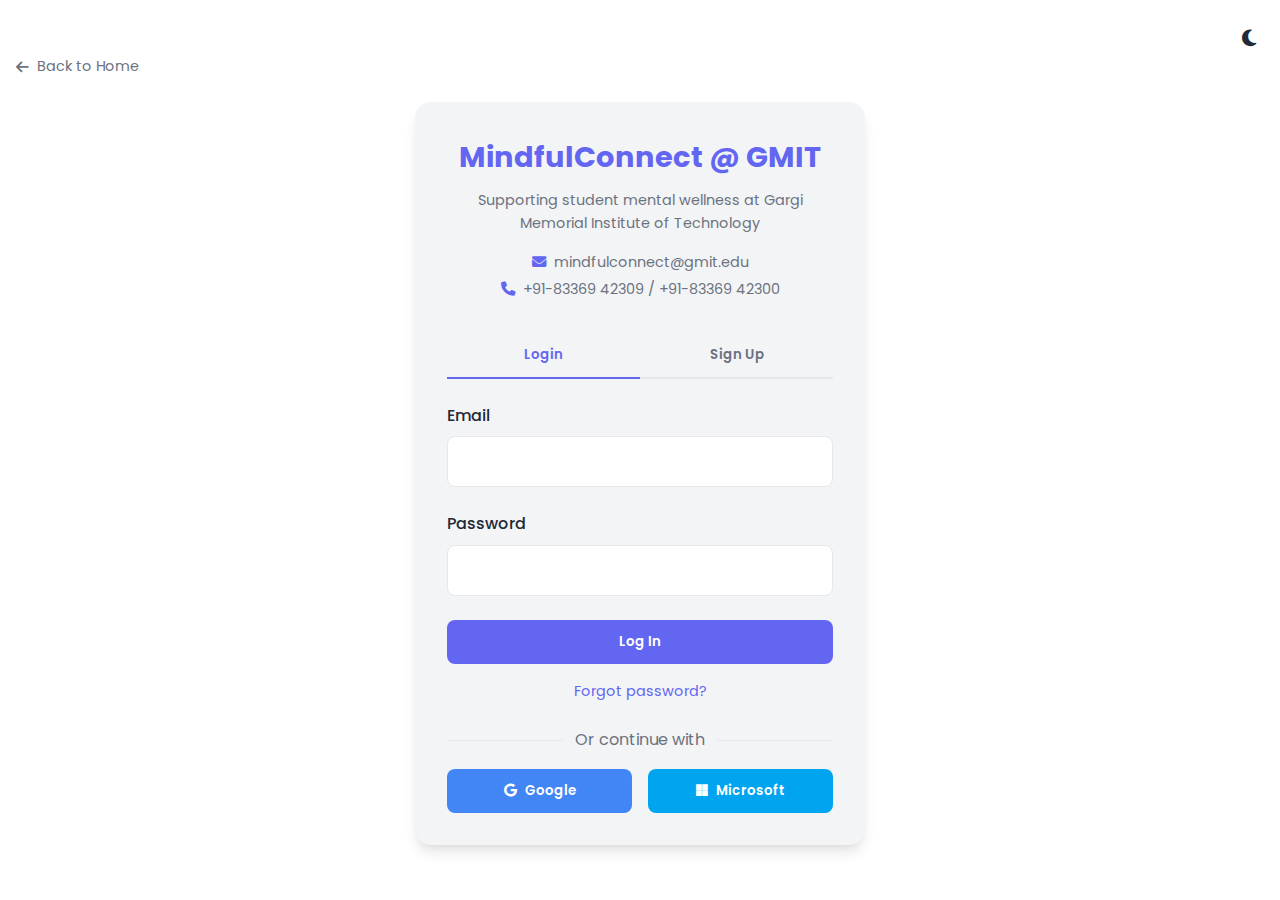
<file: auth.html>
<!DOCTYPE html>
<html lang="en">
<head>
  <meta charset="UTF-8">
  <meta name="viewport" content="width=device-width, initial-scale=1.0">
  <title>MindfulConnect @ GMIT - Login/Signup</title>
  <link rel="stylesheet" href="styles.css">
  <link rel="stylesheet" href="auth-styles.css">
  <link rel="stylesheet" href="https://cdnjs.cloudflare.com/ajax/libs/font-awesome/6.4.0/css/all.min.css">
  <link href="https://fonts.googleapis.com/css2?family=Poppins:wght@300;400;500;600;700&display=swap" rel="stylesheet">
</head>
<body>
  <div class="animated-background">
    <div class="gradient-sphere"></div>
    <div class="gradient-sphere"></div>
    <div class="gradient-sphere"></div>
  </div>

  <div class="auth-container">
    <a href="index.html" class="back-to-home">
      <i class="fas fa-arrow-left"></i> Back to Home
    </a>
    
    <div class="auth-box">
      <div class="auth-header">
        <h1>MindfulConnect @ GMIT</h1>
        <p>Supporting student mental wellness at Gargi Memorial Institute of Technology</p>
        <div class="contact-info">
          <p><i class="fas fa-envelope"></i> mindfulconnect@gmit.edu</p>
          <p><i class="fas fa-phone"></i> +91-83369 42309 / +91-83369 42300</p>
        </div>
      </div>
      
      <div class="auth-tabs">
        <button class="auth-tab active" data-tab="login">Login</button>
        <button class="auth-tab" data-tab="signup">Sign Up</button>
      </div>
      
      <div class="auth-form-container">
        <form id="login-form" class="auth-form active">
          <div class="form-group">
            <label for="login-email">Email</label>
            <input type="email" id="login-email" required>
          </div>
          <div class="form-group">
            <label for="login-password">Password</label>
            <input type="password" id="login-password" required>
          </div>
          <button type="submit" class="auth-submit">Log In</button>
          <a href="#" class="forgot-password">Forgot password?</a>
        </form>
        
        <form id="signup-form" class="auth-form">
          <div class="form-group">
            <label for="signup-name">Full Name</label>
            <input type="text" id="signup-name" required>
          </div>
          <div class="form-group">
            <label for="signup-email">GMIT Email</label>
            <input type="email" id="signup-email" required>
          </div>
          <div class="form-group">
            <label for="signup-password">Password</label>
            <input type="password" id="signup-password" required>
          </div>
          <div class="form-group">
            <label for="signup-confirm">Confirm Password</label>
            <input type="password" id="signup-confirm" required>
          </div>
          <button type="submit" class="auth-submit">Create Account</button>
        </form>
      </div>
      
      <div class="auth-footer">
        <p>Or continue with</p>
        <div class="social-auth">
          <button class="social-auth-btn google"><i class="fab fa-google"></i> Google</button>
          <button class="social-auth-btn microsoft"><i class="fab fa-microsoft"></i> Microsoft</button>
        </div>
      </div>
    </div>
    
    <button id="theme-toggle" class="theme-toggle" aria-label="Toggle dark mode">
      <i class="fas fa-moon"></i>
    </button>
  </div>

  <script src="auth-script.js"></script>
</body>
</html>
</file>
<file: styles.css>
/* Base Styles and Variables */
:root {
  --primary-color: #6366f1;
  --primary-dark: #4f46e5;
  --primary-light: #a5b4fc;
  --secondary-color: #f59e0b;
  --secondary-dark: #d97706;
  --secondary-light: #fcd34d;
  --text-dark: #1f2937;
  --text-light: #f9fafb;
  --text-muted: #6b7280;
  --background-light: #ffffff;
  --background-dark: #111827;
  --background-muted: #f3f4f6;
  --background-muted-dark: #1f2937;
  --border-color: #e5e7eb;
  --border-dark: #374151;
  --success-color: #10b981;
  --warning-color: #f59e0b;
  --danger-color: #ef4444;
  --info-color: #3b82f6;
  --radius-sm: 0.25rem;
  --radius-md: 0.5rem;
  --radius-lg: 1rem;
  --shadow-sm: 0 1px 2px 0 rgba(0, 0, 0, 0.05);
  --shadow-md: 0 4px 6px -1px rgba(0, 0, 0, 0.1), 0 2px 4px -1px rgba(0, 0, 0, 0.06);
  --shadow-lg: 0 10px 15px -3px rgba(0, 0, 0, 0.1), 0 4px 6px -2px rgba(0, 0, 0, 0.05);
  --transition: all 0.3s ease;
  --container-width: 1200px;
  --header-height: 70px;
}

/* Dark Mode Variables */
body.dark-mode {
  --text-dark: #f9fafb;
  --text-light: #f9fafb; /* Changed from #1f2937 to ensure light text on dark backgrounds */
  --text-muted: #d1d5db; /* Lightened from #9ca3af for better visibility */
  --background-light: #0a0f1a;
  --background-dark: #f9fafb;
  --background-muted: #141c2e;
  --background-muted-dark: #1f2937;
  --border-color: #374151;
  --border-dark: #4b5563;
}

/* Reset and Base Styles */
* {
  margin: 0;
  padding: 0;
  box-sizing: border-box;
}

html {
  scroll-behavior: smooth;
  scroll-padding-top: 80px;
  overflow-x: hidden;
}

body {
  font-family: "Poppins", sans-serif;
  font-size: 16px;
  line-height: 1.6;
  color: var(--text-dark);
  background-color: var(--background-light);
  transition: var(--transition);
  overflow-x: hidden;
  position: relative;
  width: 100%;
  max-width: 100vw;
}

a {
  text-decoration: none;
  color: var(--primary-color);
  transition: var(--transition);
}

ul {
  list-style: none;
}

img {
  max-width: 100%;
  height: auto;
  display: block;
}

button,
.btn {
  cursor: pointer;
  font-family: "Poppins", sans-serif;
  transition: var(--transition);
  border: none;
  outline: none;
}

input,
textarea,
select {
  font-family: "Poppins", sans-serif;
  font-size: 1rem;
  outline: none;
}

/* Container */
.container {
  width: 100%;
  max-width: var(--container-width);
  margin: 0 auto;
  padding: 0 1rem;
}

/* Animated Background */
.animated-background {
  position: fixed;
  top: 0;
  left: 0;
  width: 100%;
  height: 100%;
  z-index: -1;
  overflow: hidden;
}

.gradient-sphere {
  position: absolute;
  border-radius: 50%;
  filter: blur(80px);
  opacity: 0.3;
  animation: float 15s infinite ease-in-out;
  transition: transform 0.1s ease-out;
}

.gradient-sphere:nth-child(1) {
  width: 500px;
  height: 500px;
  background: linear-gradient(45deg, #2d2582, #0f2d7a);
  top: -100px;
  left: -100px;
  animation-delay: 0s;
}

.gradient-sphere:nth-child(2) {
  width: 600px;
  height: 600px;
  background: linear-gradient(45deg, #7e3906, #043d2d);
  bottom: -200px;
  right: -100px;
  animation-delay: -5s;
}

.gradient-sphere:nth-child(3) {
  width: 400px;
  height: 400px;
  background: linear-gradient(45deg, #4f52c7, #b87708);
  top: 50%;
  left: 50%;
  transform: translate(-50%, -50%);
  animation-delay: -10s;
}

@keyframes float {
  0%,
  100% {
    transform: translate(0, 0);
  }
  25% {
    transform: translate(-20px, 20px);
  }
  50% {
    transform: translate(20px, -20px);
  }
  75% {
    transform: translate(20px, 20px);
  }
}

/* Header */
header {
  position: fixed;
  top: 0;
  left: 0;
  width: 100%;
  height: var(--header-height);
  background-color: var(--background-light);
  box-shadow: var(--shadow-sm);
  z-index: 1000;
  transition: var(--transition);
}

.dark-mode header {
  background-color: rgba(17, 24, 39, 0.9);
  border-bottom: 1px solid var(--border-dark);
}

header .container {
  display: flex;
  justify-content: space-between;
  align-items: center;
  height: 100%;
}

.logo {
  display: flex;
  align-items: center;
}

.logo h1 {
  font-size: 1.8rem;
  font-weight: 700;
  color: var(--primary-color);
  display: flex;
  align-items: center;
  gap: 0.5rem;
}

.logo h1 i {
  font-size: 2rem;
  color: var(--primary-color);
  background: linear-gradient(135deg, var(--primary-light) 0%, var(--primary-color) 100%);
  -webkit-background-clip: text;
  background-clip: text;
  -webkit-text-fill-color: transparent;
  filter: drop-shadow(0 2px 4px rgba(99, 102, 241, 0.2));
  transition: transform 0.3s ease, filter 0.3s ease;
  animation: pulseGlow 2s infinite ease-in-out;
}

@keyframes pulseGlow {
  0% {
    filter: drop-shadow(0 2px 4px rgba(99, 102, 241, 0.2));
  }
  50% {
    filter: drop-shadow(0 4px 8px rgba(99, 102, 241, 0.4));
  }
  100% {
    filter: drop-shadow(0 2px 4px rgba(99, 102, 241, 0.2));
  }
}

.logo h1 i:hover {
  transform: scale(1.3) rotate(360deg);
}

nav {
  display: flex;
  align-items: center;
  justify-content: space-between;
  width: 100%;
}

/* Navigation initialization */
.nav-links {
  display: flex;
  align-items: center;
  gap: 2rem;
  margin-left: 2rem;
}

/* Add this to create space between the emergency button and other nav items */
.nav-links li:last-child {
  margin-left: 1rem;
}

.nav-links li a {
  color: var(--text-dark);
  font-weight: 500;
  font-size: 0.9rem;
  position: relative;
}

.nav-links li a:hover {
  color: var(--primary-color);
}

.nav-links li a.active {
  color: var(--primary-color);
}

.nav-links li a.active::after {
  content: "";
  position: absolute;
  bottom: -5px;
  left: 0;
  width: 100%;
  height: 2px;
  background-color: var(--primary-color);
  border-radius: 2px;
}

.nav-links li a::after {
  content: "";
  position: absolute;
  bottom: -5px;
  left: 50%;
  width: 0;
  height: 2px;
  background-color: var(--primary-color);
  border-radius: 2px;
  transition: width 0.3s ease, left 0.3s ease;
}

.nav-links li a:hover::after {
  width: 100%;
  left: 0;
}

.nav-buttons {
  display: flex;
  align-items: center;
  gap: 1rem;
}

.login-btn,
.signup-btn {
  padding: 0.5rem 1rem;
  border-radius: var(--radius-md);
  font-weight: 500;
  font-size: 0.9rem;
  transition: var(--transition);
  white-space: nowrap;
  display: inline-flex;
  align-items: center;
  justify-content: center;
  height: 36px;
}

#theme-toggle {
  background: none;
  border: none;
  color: var(--text-dark);
  font-size: 1.2rem;
  cursor: pointer;
  padding: 0.5rem;
  border-radius: var(--radius-md);
  transition: var(--transition);
}

#theme-toggle:hover {
  background-color: var(--background-muted);
}

.login-btn {
  background: none;
  border: 1px solid var(--border-color);
  color: var(--text-dark);
}

.login-btn:hover {
  background-color: var(--background-muted);
}

.signup-btn {
  background-color: var(--primary-color);
  border: none;
  color: white;
}

.signup-btn:hover {
  background-color: var(--primary-dark);
  transform: translateY(-3px);
  box-shadow: var(--shadow-md);
}

.mobile-menu-btn {
  display: none;
  background: none;
  border: none;
  color: var(--text-dark);
  font-size: 1.5rem;
  cursor: pointer;
}

.emergency-nav-btn {
  display: inline-block;
  padding: 0.5rem 1.5rem;
  background-color: var(--danger-color);
  color: white !important;
  border-radius: 8px;
  font-weight: 600;
  transition: all 0.3s ease-in-out;
  white-space: nowrap;
}

.emergency-nav-btn:hover {
  background-color: #dc2626;
  transform: scale(1.05);
}

/* Add styles for the emergency nav item */
.emergency-nav-item {
  margin-left: 1rem;
}

/* Main Content Styles */
main {
  min-height: calc(100vh - var(--header-height));
  padding-top: var(--header-height);
  padding-bottom: 2rem;
}

/* Section Styles */
section {
  padding: 4rem 0;
  animation: fadeIn 1s ease-in-out;
}

.section-title {
  font-size: 2.5rem;
  font-weight: 700;
  margin-bottom: 1rem;
  text-align: center;
}

.section-description {
  font-size: 1.1rem;
  color: var(--text-muted);
  text-align: center;
  max-width: 800px;
  margin: 0 auto 3rem;
}

/* Hero Section */
.hero {
  padding: 6rem 0;
}

.hero .container {
  display: grid;
  grid-template-columns: 1fr;
  gap: 3rem;
}

@media (min-width: 768px) {
  .hero .container {
    grid-template-columns: 1fr 1fr;
    align-items: center;
  }
}

.hero-content {
  animation: slideIn 1s ease-in-out;
}

.hero-content h1 {
  font-size: 3.5rem;
  font-weight: 700;
  line-height: 1.2;
  margin-bottom: 1.5rem;
}

.hero-content p {
  font-size: 1.2rem;
  color: var(--text-muted);
  margin-bottom: 2rem;
}

.hero-buttons {
  display: flex;
  gap: 1rem;
}

.primary-btn,
.secondary-btn {
  padding: 0.75rem 1.5rem;
  border-radius: var(--radius-md);
  font-weight: 500;
  font-size: 1rem;
  transition: var(--transition);
}

.primary-btn {
  background-color: var(--primary-color);
  border: none;
  color: white;
}

.primary-btn:hover {
  background-color: var(--primary-dark);
  transform: translateY(-3px);
  box-shadow: var(--shadow-md);
}

.secondary-btn {
  background: none;
  border: 1px solid var(--border-color);
  color: var(--text-dark);
}

.secondary-btn:hover {
  background-color: var(--background-muted);
  transform: translateY(-3px);
}

.hero-image {
  animation: fadeIn 1s ease-in-out 0.5s forwards;
  opacity: 0;
}

.hero-image img {
  border-radius: var(--radius-lg);
  box-shadow: var(--shadow-lg);
  width: 100%;
  height: auto;
  transition: transform 0.5s ease;
}

.hero-image img:hover {
  transform: scale(1.03);
}

/* Features Section */
.features-grid {
  display: grid;
  grid-template-columns: 1fr;
  gap: 1.5rem;
}

@media (min-width: 640px) {
  .features-grid {
    grid-template-columns: repeat(2, 1fr);
  }
}

@media (min-width: 992px) {
  .features-grid {
    grid-template-columns: repeat(3, 1fr);
  }
}

.feature-card {
  background-color: var(--background-light);
  border-radius: var(--radius-lg);
  padding: 2rem;
  box-shadow: var(--shadow-md);
  transition: var(--transition);
  border: 1px solid var(--border-color);
  text-align: center;
}

.feature-card:hover {
  transform: translateY(-10px);
  box-shadow: var(--shadow-lg);
}

.feature-icon {
  width: 70px;
  height: 70px;
  border-radius: 50%;
  background-color: var(--primary-light);
  color: var(--primary-dark);
  display: flex;
  align-items: center;
  justify-content: center;
  margin: 0 auto 1.5rem;
  font-size: 1.8rem;
}

.feature-card h3 {
  font-size: 1.5rem;
  margin-bottom: 1rem;
}

.feature-card p {
  color: var(--text-muted);
}

/* Forums Section */
.forums-preview {
  display: grid;
  grid-template-columns: 1fr;
  gap: 1.5rem;
}

@media (min-width: 640px) {
  .forums-preview {
    grid-template-columns: repeat(2, 1fr);
  }
}

.forum-category {
  background-color: var(--background-light);
  border-radius: var(--radius-lg);
  padding: 2rem;
  box-shadow: var(--shadow-md);
  border: 1px solid var(--border-color);
}

.forum-category h3 {
  font-size: 1.5rem;
  margin-bottom: 1.5rem;
  padding-bottom: 0.5rem;
  border-bottom: 1px solid var(--border-color);
}

.forum-posts {
  display: flex;
  flex-direction: column;
  gap: 1rem;
  margin-bottom: 1.5rem;
}

.forum-post {
  background-color: var(--background-muted);
  border-radius: var(--radius-md);
  padding: 1.5rem;
  transition: var(--transition);
}

.forum-post:hover {
  transform: translateY(-3px);
  box-shadow: var(--shadow-sm);
}

.post-header {
  display: flex;
  justify-content: space-between;
  margin-bottom: 0.5rem;
}

.anonymous-user {
  font-weight: 600;
  color: var(--primary-color);
}

.post-time {
  font-size: 0.8rem;
  color: var(--text-muted);
}

.post-content {
  margin-bottom: 1rem;
}

.post-footer {
  display: flex;
  gap: 1rem;
  font-size: 0.9rem;
  color: var(--text-muted);
}

.view-more-btn {
  background: none;
  border: none;
  color: var(--primary-color);
  font-weight: 500;
  cursor: pointer;
  display: block;
  margin: 0 auto;
  padding: 0.5rem 1rem;
  border-radius: var(--radius-md);
  transition: var(--transition);
}

.view-more-btn:hover {
  background-color: var(--background-muted);
  transform: translateY(-3px);
}

.create-post {
  background-color: var(--background-light);
  border-radius: var(--radius-lg);
  padding: 2rem;
  box-shadow: var(--shadow-md);
  border: 1px solid var(--border-color);
  margin-top: 2rem;
}

.create-post h3 {
  font-size: 1.5rem;
  margin-bottom: 1.5rem;
}

#forum-post-form {
  display: flex;
  flex-direction: column;
  gap: 1rem;
}

#forum-category {
  padding: 0.75rem;
  border-radius: var(--radius-md);
  border: 1px solid var(--border-color);
  background-color: var(--background-light);
  color: var(--text-dark);
}

#post-content {
  padding: 1rem;
  border-radius: var(--radius-md);
  border: 1px solid var(--border-color);
  background-color: var(--background-light);
  color: var(--text-dark);
  min-height: 150px;
  resize: vertical;
}

.form-footer {
  display: flex;
  justify-content: space-between;
  align-items: center;
  flex-wrap: wrap;
  gap: 1rem;
}

.anonymous-options {
  display: flex;
  align-items: center;
  gap: 1rem;
  flex-wrap: wrap;
}

.anonymous-options label {
  display: flex;
  align-items: center;
  gap: 0.5rem;
}

#anonymous-name {
  padding: 0.5rem;
  border-radius: var(--radius-md);
  border: 1px solid var(--border-color);
  background-color: var(--background-light);
  color: var(--text-dark);
}

/* Peer Connection Section */
.connection-options {
  display: grid;
  grid-template-columns: 1fr;
  gap: 1.5rem;
}

@media (min-width: 640px) {
  .connection-options {
    grid-template-columns: repeat(2, 1fr);
  }
}

.connection-card {
  background-color: var(--background-light);
  border-radius: var(--radius-lg);
  padding: 2rem;
  box-shadow: var(--shadow-md);
  border: 1px solid var(--border-color);
  text-align: center;
  transition: var(--transition);
}

.connection-card:hover {
  transform: translateY(-10px);
  box-shadow: var(--shadow-lg);
}

.connection-icon {
  width: 70px;
  height: 70px;
  border-radius: 50%;
  background-color: var(--secondary-light);
  color: var(--secondary-dark);
  display: flex;
  align-items: center;
  justify-content: center;
  margin: 0 auto 1.5rem;
  font-size: 1.8rem;
}

.connection-card h3 {
  font-size: 1.5rem;
  margin-bottom: 1rem;
}

.connection-card p {
  color: var(--text-muted);
  margin-bottom: 1.5rem;
}

/* Mood Tracker Section */
.mood-tracker-container {
  display: grid;
  grid-template-columns: 1fr;
  gap: 1.5rem;
}

@media (min-width: 992px) {
  .mood-tracker-container {
    grid-template-columns: 1fr 1fr;
  }
}

.daily-check-in,
.mood-insights {
  background-color: var(--background-light);
  border-radius: var(--radius-lg);
  padding: 2rem;
  box-shadow: var(--shadow-md);
  border: 1px solid var(--border-color);
}

.daily-check-in h3,
.mood-insights h3 {
  font-size: 1.5rem;
  margin-bottom: 1rem;
}

.check-in-date {
  color: var(--text-muted);
  margin-bottom: 1.5rem;
}

.mood-selection p {
  margin-bottom: 1rem;
}

.mood-options {
  display: flex;
  justify-content: space-between;
  margin-bottom: 2rem;
  flex-wrap: wrap;
  gap: 0.5rem;
}

.mood-option {
  display: flex;
  flex-direction: column;
  align-items: center;
  gap: 0.5rem;
  cursor: pointer;
  transition: var(--transition);
  padding: 0.5rem;
  border-radius: var(--radius-md);
}

.mood-option:hover {
  transform: translateY(-5px);
  background-color: var(--background-muted);
}

.mood-option.active {
  background-color: var(--primary-light);
}

.mood-emoji {
  font-size: 2rem;
}

.mood-factors p {
  margin-bottom: 1rem;
}

.factor-tags {
  display: flex;
  flex-wrap: wrap;
  gap: 0.5rem;
  margin-bottom: 2rem;
}

.factor-tag {
  background-color: var(--background-muted);
  padding: 0.5rem 1rem;
  border-radius: var(--radius-md);
  cursor: pointer;
  transition: var(--transition);
}

.factor-tag:hover,
.factor-tag.active {
  background-color: var(--primary-light);
  color: var(--primary-dark);
}

.mood-notes textarea {
  width: 100%;
  padding: 1rem;
  border-radius: var(--radius-md);
  border: 1px solid var(--border-color);
  background-color: var(--background-light);
  color: var(--text-dark);
  min-height: 100px;
  resize: vertical;
  margin-bottom: 1.5rem;
}

.mood-chart {
  height: 250px;
  margin-bottom: 2rem;
  position: relative;
}

.mood-patterns,
.mood-recommendations {
  margin-bottom: 2rem;
}

.mood-patterns h4,
.mood-recommendations h4 {
  font-size: 1.2rem;
  margin-bottom: 1rem;
}

.mood-patterns ul {
  list-style: disc;
  padding-left: 1.5rem;
}

.mood-patterns li {
  margin-bottom: 0.5rem;
  color: var(--text-muted);
}

.recommendation-card {
  display: flex;
  gap: 1rem;
  background-color: var(--background-muted);
  border-radius: var(--radius-md);
  padding: 1rem;
  margin-bottom: 1rem;
}

.recommendation-icon {
  width: 50px;
  height: 50px;
  border-radius: 50%;
  background-color: var(--primary-light);
  color: var(--primary-dark);
  display: flex;
  align-items: center;
  justify-content: center;
  font-size: 1.2rem;
  flex-shrink: 0;
}

.recommendation-content h5 {
  font-size: 1.1rem;
  margin-bottom: 0.5rem;
}

.recommendation-content p {
  color: var(--text-muted);
  font-size: 0.9rem;
  margin-bottom: 0.5rem;
}

.recommendation-link {
  color: var(--primary-color);
  font-size: 0.9rem;
  font-weight: 500;
}

/* Challenges Section */
.challenges-container {
  margin-bottom: 3rem;
}

.active-challenge {
  margin-bottom: 3rem;
}

.active-challenge h3 {
  font-size: 1.5rem;
  text-align: center;
  margin-bottom: 1.5rem;
}

.challenge-card {
  background-color: var(--background-light);
  border-radius: var(--radius-lg);
  padding: 2rem;
  box-shadow: var(--shadow-md);
  border: 1px solid var(--border-color);
  transition: var(--transition);
}

.challenge-card:hover {
  transform: translateY(-5px);
  box-shadow: var(--shadow-lg);
}

.challenge-card.active {
  border: 2px solid var(--primary-color);
}

.challenge-header {
  display: flex;
  align-items: center;
  gap: 1.5rem;
  margin-bottom: 1.5rem;
}

.challenge-icon {
  width: 60px;
  height: 60px;
  border-radius: 50%;
  background-color: var(--primary-light);
  color: var(--primary-dark);
  display: flex;
  align-items: center;
  justify-content: center;
  font-size: 1.5rem;
  flex-shrink: 0;
}

.challenge-info h4 {
  font-size: 1.3rem;
  margin-bottom: 0.25rem;
}

.challenge-info p {
  color: var(--text-muted);
}

.challenge-progress {
  margin-bottom: 1.5rem;
}

.progress-bar {
  height: 10px;
  background-color: var(--background-muted);
  border-radius: var(--radius-sm);
  overflow: hidden;
  margin-bottom: 0.5rem;
}

.progress {
  height: 100%;
  background-color: var(--primary-color);
  border-radius: var(--radius-sm);
  transition: width 0.5s ease;
}

.progress-text {
  font-size: 0.9rem;
  color: var(--text-muted);
}

.today-task {
  background-color: var(--background-muted);
  border-radius: var(--radius-md);
  padding: 1.5rem;
  margin-bottom: 1.5rem;
}

.today-task h5 {
  font-size: 1.1rem;
  margin-bottom: 0.5rem;
}

.today-task p {
  margin-bottom: 1.5rem;
}

.task-actions {
  display: flex;
  gap: 1rem;
  flex-wrap: wrap;
}

.text-btn {
  background: none;
  border: none;
  color: var(--text-muted);
  font-weight: 500;
  cursor: pointer;
  padding: 0.5rem 1rem;
  border-radius: var(--radius-md);
  transition: var(--transition);
}

.text-btn:hover {
  background-color: var(--background-muted);
  color: var(--text-dark);
}

.challenge-streak {
  display: flex;
  align-items: center;
  justify-content: center;
  gap: 0.5rem;
  color: var(--secondary-color);
  font-weight: 600;
}

.challenge-streak i {
  font-size: 1.2rem;
}

.challenge-categories h3 {
  font-size: 1.5rem;
  margin-bottom: 1.5rem;
  text-align: center;
}

.category-tabs {
  display: flex;
  justify-content: center;
  gap: 1rem;
  margin-bottom: 2rem;
  flex-wrap: wrap;
}

.category-tab {
  background: none;
  border: none;
  padding: 0.5rem 1rem;
  border-radius: var(--radius-md);
  font-weight: 500;
  cursor: pointer;
  transition: var(--transition);
}

.category-tab:hover {
  background-color: var(--background-muted);
}

.category-tab.active {
  background-color: var(--primary-color);
  color: white;
}

.challenge-grid {
  display: grid;
  grid-template-columns: 1fr;
  gap: 1.5rem;
}

@media (min-width: 640px) {
  .challenge-grid {
    grid-template-columns: repeat(2, 1fr);
  }
}

.challenge-description {
  margin-bottom: 1.5rem;
  color: var(--text-muted);
}

.challenge-footer {
  display: flex;
  justify-content: space-between;
  align-items: center;
  color: var(--text-muted);
  font-size: 0.9rem;
}

/* Resource Library Section */
.resource-search {
  margin-bottom: 3rem;
}

.search-bar {
  display: flex;
  max-width: 600px;
  margin: 0 auto 1.5rem;
}

.search-bar input {
  flex-grow: 1;
  padding: 0.75rem 1rem;
  border: 1px solid var(--border-color);
  border-right: none;
  border-radius: var(--radius-md) 0 0 var(--radius-md);
  background-color: var(--background-light);
  color: var(--text-dark);
}

.search-bar button {
  padding: 0.75rem 1.5rem;
  background-color: var(--primary-color);
  color: white;
  border: none;
  border-radius: 0 var(--radius-md) var(--radius-md) 0;
  cursor: pointer;
  transition: var(--transition);
}

.search-bar button:hover {
  background-color: var(--primary-dark);
}

.resource-filters {
  display: flex;
  justify-content: center;
  gap: 1rem;
  flex-wrap: wrap;
}

.resource-filters select {
  padding: 0.5rem 1rem;
  border: 1px solid var(--border-color);
  border-radius: var(--radius-md);
  background-color: var(--background-light);
  color: var(--text-dark);
}

.resource-grid {
  display: grid;
  grid-template-columns: 1fr;
  gap: 1.5rem;
  margin-top: 2rem;
}

@media (min-width: 640px) {
  .resource-grid {
    grid-template-columns: repeat(2, 1fr);
  }
}

.resource-card {
  background-color: var(--background-light);
  border-radius: var(--radius-lg);
  overflow: hidden;
  box-shadow: var(--shadow-md);
  border: 1px solid var(--border-color);
  transition: var(--transition);
  display: flex;
  flex-direction: column;
  height: 100%;
}

.resource-card:hover {
  transform: translateY(-10px);
  box-shadow: var(--shadow-lg);
}

.resource-image {
  position: relative;
  height: 200px;
  overflow: hidden;
}

.resource-image img {
  width: 100%;
  height: 100%;
  object-fit: cover;
  transition: transform 0.3s ease;
}

.resource-card:hover .resource-image img {
  transform: scale(1.05);
}

.resource-type {
  position: absolute;
  top: 10px;
  right: 10px;
  padding: 0.25rem 0.75rem;
  border-radius: var(--radius-sm);
  font-size: 0.8rem;
  font-weight: 600;
  color: white;
}

.resource-type.article {
  background-color: var(--primary-color);
}

.resource-type.video {
  background-color: var(--danger-color);
}

.resource-type.podcast {
  background-color: var(--secondary-color);
}

.resource-type.service {
  background-color: var(--success-color);
}

.resource-content {
  padding: 1.5rem;
  display: flex;
  flex-direction: column;
  flex-grow: 1;
}

.resource-content h4 {
  font-size: 1.2rem;
  margin-bottom: 0.75rem;
  color: var(--primary-color);
}

.resource-content p {
  margin-bottom: 1rem;
  flex-grow: 1;
}

.resource-meta {
  display: flex;
  justify-content: space-between;
  font-size: 0.9rem;
  color: var(--text-muted);
}

/* Events Section */
.events-calendar {
  background-color: var(--background-light);
  border-radius: var(--radius-lg);
  padding: 2rem;
  box-shadow: var(--shadow-md);
  border: 1px solid var(--border-color);
  margin-bottom: 3rem;
}

.calendar-header {
  display: flex;
  justify-content: space-between;
  align-items: center;
  margin-bottom: 1.5rem;
}

.calendar-header h3 {
  font-size: 1.5rem;
  font-weight: 600;
}

.calendar-nav {
  width: 40px;
  height: 40px;
  border-radius: 50%;
  background-color: var(--background-muted);
  border: none;
  display: flex;
  align-items: center;
  justify-content: center;
  cursor: pointer;
  transition: var(--transition);
}

.calendar-nav:hover {
  background-color: var(--primary-light);
  color: var(--primary-dark);
}

.calendar-days {
  display: grid;
  grid-template-columns: repeat(7, 1fr);
  text-align: center;
  font-weight: 600;
  margin-bottom: 0.5rem;
  color: var(--text-muted);
}

.calendar-dates {
  display: grid;
  grid-template-columns: repeat(7, 1fr);
  gap: 0.5rem;
}

.calendar-dates span {
  display: flex;
  align-items: center;
  justify-content: center;
  height: 40px;
  border-radius: 50%;
  cursor: pointer;
  transition: var(--transition);
}

.calendar-dates span:hover {
  background-color: var(--background-muted);
}

.calendar-dates .current-day {
  background-color: var(--primary-color);
  color: white;
}

.calendar-dates .has-event {
  position: relative;
  font-weight: 600;
}

.calendar-dates .has-event::after {
  content: "";
  position: absolute;
  bottom: 5px;
  left: 50%;
  transform: translateX(-50%);
  width: 5px;
  height: 5px;
  border-radius: 50%;
  background-color: var(--primary-color);
}

.calendar-dates .prev-month,
.calendar-dates .next-month {
  color: var(--text-muted);
  opacity: 0.5;
}

.upcoming-events h3 {
  font-size: 1.8rem;
  margin-bottom: 1.5rem;
  text-align: center;
}

.event-list {
  display: grid;
  grid-template-columns: 1fr;
  gap: 1.5rem;
}

.event-card {
  display: flex;
  background-color: var(--background-light);
  border-radius: var(--radius-lg);
  overflow: hidden;
  box-shadow: var(--shadow-md);
  border: 1px solid var(--border-color);
  transition: transform 0.3s ease, box-shadow 0.3s ease;
}

.event-card:hover {
  transform: translateY(-5px);
  box-shadow: var(--shadow-lg);
}

.event-date {
  display: flex;
  flex-direction: column;
  align-items: center;
  justify-content: center;
  padding: 1.5rem;
  background-color: var(--primary-light);
  color: var(--primary-dark);
  font-weight: 600;
  min-width: 100px;
}

.event-day {
  font-size: 2rem;
}

.event-month {
  font-size: 1rem;
  text-transform: uppercase;
}

.event-details {
  padding: 1.5rem;
  flex-grow: 1;
}

.event-details h4 {
  font-size: 1.3rem;
  margin-bottom: 0.75rem;
  color: var(--primary-color);
}

.event-time,
.event-location {
  display: flex;
  align-items: center;
  gap: 0.5rem;
  margin-bottom: 0.5rem;
  color: var(--text-muted);
  font-size: 0.9rem;
}

.event-description {
  margin: 1rem 0;
  line-height: 1.6;
}

.event-footer {
  display: flex;
  justify-content: space-between;
  align-items: center;
  margin-top: 1rem;
}

.event-category {
  background-color: var(--background-muted);
  padding: 0.25rem 0.75rem;
  border-radius: var(--radius-sm);
  font-size: 0.8rem;
  font-weight: 500;
}

/* Emergency Section */
.emergency {
  background-color: rgba(239, 68, 68, 0.05);
  padding: 4rem 0;
  border-top: 1px solid rgba(239, 68, 68, 0.2);
  border-bottom: 1px solid rgba(239, 68, 68, 0.2);
}

.emergency-banner {
  display: flex;
  align-items: center;
  background-color: rgba(239, 68, 68, 0.1);
  border: 1px solid rgba(239, 68, 68, 0.3);
  border-radius: var(--radius-lg);
  padding: 2rem;
  margin-bottom: 3rem;
  gap: 2rem;
}

.emergency-icon {
  font-size: 2.5rem;
  color: var(--danger-color);
  flex-shrink: 0;
}

.emergency-message {
  flex-grow: 1;
}

.emergency-message h3 {
  font-size: 1.5rem;
  margin-bottom: 0.5rem;
  color: var(--danger-color);
}

.emergency-btn {
  background-color: var(--danger-color);
  color: white;
  border: none;
  padding: 0.75rem 1.5rem;
  border-radius: var(--radius-md);
  font-weight: 600;
  cursor: pointer;
  transition: var(--transition);
  flex-shrink: 0;
}

.emergency-btn:hover {
  background-color: #dc2626;
  transform: translateY(-3px);
  box-shadow: var(--shadow-md);
}

.emergency-resources {
  display: grid;
  grid-template-columns: repeat(auto-fit, minmax(300px, 1fr));
  gap: 2rem;
  margin-bottom: 3rem;
}

.emergency-card {
  background-color: var(--background-light);
  border-radius: var(--radius-lg);
  padding: 2rem;
  box-shadow: var(--shadow-md);
  border: 1px solid var(--border-color);
  transition: var(--transition);
  text-align: center;
}

.emergency-card:hover {
  transform: translateY(-5px);
  box-shadow: var(--shadow-lg);
}

.emergency-card .resource-icon {
  width: 60px;
  height: 60px;
  border-radius: 50%;
  background-color: rgba(239, 68, 68, 0.1);
  color: var(--danger-color);
  display: flex;
  align-items: center;
  justify-content: center;
  font-size: 1.5rem;
  margin: 0 auto 1rem;
}

.emergency-card h4 {
  font-size: 1.3rem;
  margin-bottom: 0.5rem;
  color: var(--danger-color);
}

.phone-number,
.text-number {
  font-size: 1.5rem;
  font-weight: 700;
  margin-bottom: 0.5rem;
  color: var(--danger-color);
}

.call-btn,
.text-btn {
  background-color: var(--danger-color);
  color: white;
  border: none;
  padding: 0.75rem 1.5rem;
  border-radius: var(--radius-md);
  font-weight: 500;
  cursor: pointer;
  margin-top: 1rem;
  transition: var(--transition);
  width: 100%;
}

.call-btn:hover,
.text-btn:hover {
  background-color: #dc2626;
  transform: translateY(-3px);
  box-shadow: var(--shadow-md);
}

/* Footer */
footer {
  background-color: var(--background-light);
  border-top: 1px solid var(--border-color);
  padding: 4rem 0 2rem;
}

.footer-content {
  display: grid;
  grid-template-columns: repeat(auto-fit, minmax(250px, 1fr));
  gap: 3rem;
  margin-bottom: 3rem;
}

.footer-logo h2 {
  font-size: 1.8rem;
  margin-bottom: 1rem;
  color: var(--primary-color);
}

.footer-logo p {
  color: var(--text-muted);
  margin-bottom: 0.5rem;
}

.footer-links {
  display: grid;
  grid-template-columns: repeat(auto-fit, minmax(150px, 1fr));
  gap: 2rem;
}

.link-group h3 {
  font-size: 1.2rem;
  margin-bottom: 1.5rem;
  color: var(--primary-color);
}

.link-group ul {
  display: flex;
  flex-direction: column;
  gap: 0.75rem;
}

.link-group a {
  color: var(--text-dark);
  transition: var(--transition);
}

.link-group a:hover {
  color: var(--primary-color);
  transform: translateX(5px);
}

.footer-newsletter h3 {
  font-size: 1.2rem;
  margin-bottom: 1rem;
  color: var(--primary-color);
}

.footer-newsletter p {
  margin-bottom: 1.5rem;
  color: var(--text-muted);
}

#newsletter-form {
  display: flex;
  gap: 0.5rem;
  margin-bottom: 1.5rem;
}

#newsletter-form input {
  flex-grow: 1;
  padding: 0.75rem;
  border-radius: var(--radius-md);
  border: 1px solid var(--border-color);
  background-color: var(--background-light);
  color: var(--text-dark);
}

.social-links {
  display: flex;
  gap: 1rem;
}

.social-links a {
  width: 40px;
  height: 40px;
  border-radius: 50%;
  background-color: var(--background-muted);
  color: var(--text-dark);
  display: flex;
  align-items: center;
  justify-content: center;
  font-size: 1.2rem;
  transition: var(--transition);
}

.social-links a:hover {
  background-color: var(--primary-color);
  color: white;
  transform: translateY(-5px);
}

.footer-bottom {
  display: flex;
  justify-content: space-between;
  padding-top: 2rem;
  border-top: 1px solid var(--border-color);
  color: var(--text-muted);
  font-size: 0.9rem;
}

/* Animations */
@keyframes fadeIn {
  from {
    opacity: 0;
    transform: translateY(20px);
  }
  to {
    opacity: 1;
    transform: translateY(0);
  }
}

@keyframes slideIn {
  from {
    opacity: 0;
    transform: translateX(-50px);
  }
  to {
    opacity: 1;
    transform: translateX(0);
  }
}

/* Responsive Styles */
@media (max-width: 768px) {
  .mobile-menu-btn {
    display: block;
  }

  .nav-links {
    position: fixed;
    top: var(--header-height);
    left: 0;
    width: 100%;
    flex-direction: column;
    background-color: var(--background-light);
    padding: 1rem;
    box-shadow: var(--shadow-md);
    display: none;
    z-index: 999;
  }

  .nav-links.active {
    display: flex;
  }

  .hero-content h1 {
    font-size: 2.5rem;
  }

  .hero-buttons {
    justify-content: center;
  }

  .form-footer {
    flex-direction: column;
  }

  .emergency-banner {
    flex-direction: column;
    text-align: center;
  }

  .footer-bottom {
    flex-direction: column;
    text-align: center;
    gap: 1rem;
  }

  #newsletter-form {
    flex-direction: column;
  }

  .event-card {
    flex-direction: column;
  }

  .event-date {
    flex-direction: row;
    justify-content: center;
    padding: 1rem;
    gap: 0.5rem;
  }

  /* Reset margin for emergency nav item on mobile */
  .emergency-nav-item {
    margin-left: 0;
  }

  /* Improve header spacing */
  header .container {
    padding: 0 1rem;
  }

  /* Make the logo smaller on mobile */
  .logo h1 {
    font-size: 1.5rem;
  }

  .logo h1 i {
    font-size: 1.7rem;
  }

  /* Improve spacing for mobile menu button */
  .mobile-menu-btn {
    margin-right: 0.5rem;
  }

  /* Ensure proper spacing between nav buttons */
  .nav-buttons {
    display: flex;
    align-items: center;
    gap: 0.75rem;
  }

  /* Improve forum posts on mobile */
  .forum-post {
    padding: 1.25rem;
  }

  /* Better spacing for mood tracker on mobile */
  .mood-tracker-container {
    gap: 2rem;
  }

  /* Improve challenge cards on mobile */
  .challenge-card {
    padding: 1.5rem;
  }

  /* Better resource card layout on mobile */
  .resource-image {
    height: 180px;
  }
}

/* Fix for very small screens */
@media (max-width: 375px) {
  /* Make the header more compact */
  header {
    height: 60px;
  }

  main {
    padding-top: 60px;
  }

  /* Smaller font sizes for very small screens */
  .section-title {
    font-size: 2rem;
  }

  /* Adjust padding for sections */
  section {
    padding: 3rem 0;
  }

  /* Improve calendar display on very small screens */
  .calendar-days span,
  .calendar-dates span {
    height: 35px;
    font-size: 0.8rem;
  }
}

/* Dark Mode Styles */
.dark-mode {
  color: var(--text-dark);
  background-color: var(--background-light);
}

.dark-mode .feature-card,
.dark-mode .forum-category,
.dark-mode .create-post,
.dark-mode .connection-card,
.dark-mode .daily-check-in,
.dark-mode .mood-insights,
.dark-mode .challenge-card,
.dark-mode .resource-card,
.dark-mode .events-calendar,
.dark-mode .event-card,
.dark-mode .emergency-card,
.dark-mode footer {
  background-color: var(--background-muted);
  border-color: var(--border-dark);
}

.dark-mode .forum-post,
.dark-mode .today-task,
.dark-mode .recommendation-card,
.dark-mode .factor-tag,
.dark-mode .event-category {
  background-color: var(--background-muted-dark);
}

.dark-mode input,
.dark-mode textarea,
.dark-mode select {
  background-color: var(--background-muted-dark);
  border-color: var(--border-dark);
  color: var(--text-light);
}
</file>
<file: auth-styles.css>
.auth-container {
  position: relative;
  display: flex;
  flex-direction: column;
  justify-content: center;
  align-items: center;
  min-height: 100vh;
  background-color: var(--background-light);
  transition: background-color 0.3s ease;
  width: 100%;
  overflow-x: hidden;
  padding: 2rem 1rem;
}

.dark-mode .auth-container {
  background-color: var(--background-dark);
}

.back-to-home {
  align-self: flex-start;
  display: inline-flex;
  align-items: center;
  gap: 0.5rem;
  color: var(--text-muted);
  font-size: 0.9rem;
  margin-bottom: 1.5rem;
  text-decoration: none;
  transition: var(--transition);
}

.back-to-home:hover {
  color: var(--primary-color);
  transform: translateX(-5px);
}

.auth-box {
  background-color: var(--background-muted);
  border-radius: var(--radius-lg);
  padding: 2rem;
  width: 100%;
  max-width: 450px;
  box-shadow: var(--shadow-lg);
  animation: fadeIn 0.5s ease-out;
}

.auth-header {
  text-align: center;
  margin-bottom: 2rem;
}

.auth-header h1 {
  font-size: 1.8rem;
  color: var(--primary-color);
  margin-bottom: 0.5rem;
}

.auth-header p {
  color: var(--text-muted);
  font-size: 0.9rem;
  margin-bottom: 1rem;
}

.contact-info {
  margin-top: 1rem;
  font-size: 0.9rem;
  color: var(--text-muted);
}

.contact-info p {
  display: flex;
  align-items: center;
  justify-content: center;
  gap: 0.5rem;
  margin-bottom: 0.25rem;
}

.contact-info i {
  color: var(--primary-color);
}

.auth-tabs {
  display: flex;
  margin-bottom: 1.5rem;
}

.auth-tab {
  flex: 1;
  padding: 0.75rem;
  background: none;
  border: none;
  border-bottom: 2px solid var(--border-color);
  color: var(--text-muted);
  font-weight: 600;
  cursor: pointer;
  transition: var(--transition);
}

.auth-tab.active {
  color: var(--primary-color);
  border-bottom-color: var(--primary-color);
}

.auth-form-container {
  margin-bottom: 1.5rem;
}

.auth-form {
  display: none;
}

.auth-form.active {
  display: block;
  animation: fadeIn 0.3s ease-out;
}

.form-group {
  margin-bottom: 1.5rem;
}

.form-group label {
  display: block;
  margin-bottom: 0.5rem;
  color: var(--text-dark);
  font-weight: 500;
}

.form-group input {
  width: 100%;
  padding: 0.75rem;
  border-radius: var(--radius-md);
  border: 1px solid var(--border-color);
  background-color: var(--background-light);
  color: var(--text-dark);
  font-size: 1rem;
  transition: border-color 0.3s ease, box-shadow 0.3s ease;
}

.form-group input:focus {
  border-color: var(--primary-color);
  box-shadow: 0 0 0 2px rgba(99, 102, 241, 0.2);
}

.dark-mode .form-group input {
  background-color: var(--background-muted-dark);
  border-color: var(--border-dark);
  color: var(--text-light);
}

.auth-submit {
  width: 100%;
  padding: 0.75rem;
  background-color: var(--primary-color);
  color: white;
  border: none;
  border-radius: var(--radius-md);
  font-weight: 600;
  cursor: pointer;
  transition: var(--transition);
}

.auth-submit:hover {
  background-color: var(--primary-dark);
  transform: translateY(-3px);
  box-shadow: var(--shadow-md);
}

.forgot-password {
  display: block;
  text-align: center;
  margin-top: 1rem;
  color: var(--primary-color);
  text-decoration: none;
  font-size: 0.9rem;
  transition: var(--transition);
}

.forgot-password:hover {
  color: var(--primary-dark);
  text-decoration: underline;
}

.auth-footer {
  text-align: center;
}

.auth-footer p {
  color: var(--text-muted);
  margin-bottom: 1rem;
  position: relative;
}

.auth-footer p::before,
.auth-footer p::after {
  content: "";
  position: absolute;
  top: 50%;
  width: 30%;
  height: 1px;
  background-color: var(--border-color);
}

.auth-footer p::before {
  left: 0;
}

.auth-footer p::after {
  right: 0;
}

.social-auth {
  display: flex;
  gap: 1rem;
}

@media (max-width: 480px) {
  .social-auth {
    flex-direction: column;
    gap: 0.5rem;
  }
}

.social-auth-btn {
  flex: 1;
  padding: 0.75rem;
  border: none;
  border-radius: var(--radius-md);
  font-weight: 600;
  cursor: pointer;
  transition: var(--transition);
  display: flex;
  align-items: center;
  justify-content: center;
  gap: 0.5rem;
}

.social-auth-btn.google {
  background-color: #4285f4;
  color: white;
}

.social-auth-btn.microsoft {
  background-color: #00a4ef;
  color: white;
}

.social-auth-btn:hover {
  opacity: 0.9;
  transform: translateY(-3px);
  box-shadow: var(--shadow-md);
}

.theme-toggle {
  position: absolute;
  top: 1rem;
  right: 1rem;
  background: none;
  border: none;
  color: var(--text-dark);
  font-size: 1.2rem;
  cursor: pointer;
  padding: 0.5rem;
  border-radius: 50%;
  transition: var(--transition);
  z-index: 10;
}

.dark-mode .theme-toggle {
  color: var(--text-light);
}

.theme-toggle:hover {
  background-color: var(--background-muted);
}

@keyframes fadeIn {
  from {
    opacity: 0;
    transform: translateY(10px);
  }
  to {
    opacity: 1;
    transform: translateY(0);
  }
}

@media (max-width: 768px) {
  .auth-box {
    padding: 1.5rem;
  }
}

/* Dark mode text fixes for auth page */
.dark-mode .auth-header h1 {
  color: var(--primary-color);
}

.dark-mode .auth-header p,
.dark-mode .contact-info p,
.dark-mode .auth-tab,
.dark-mode .form-group label,
.dark-mode .auth-footer p {
  color: #d1d5db;
}

.dark-mode .auth-tab.active {
  color: var(--primary-color);
}

.dark-mode .form-group input {
  color: #f9fafb;
}

.dark-mode .form-group input::placeholder {
  color: #9ca3af;
}

.dark-mode .forgot-password {
  color: var(--primary-color);
}
</file>
